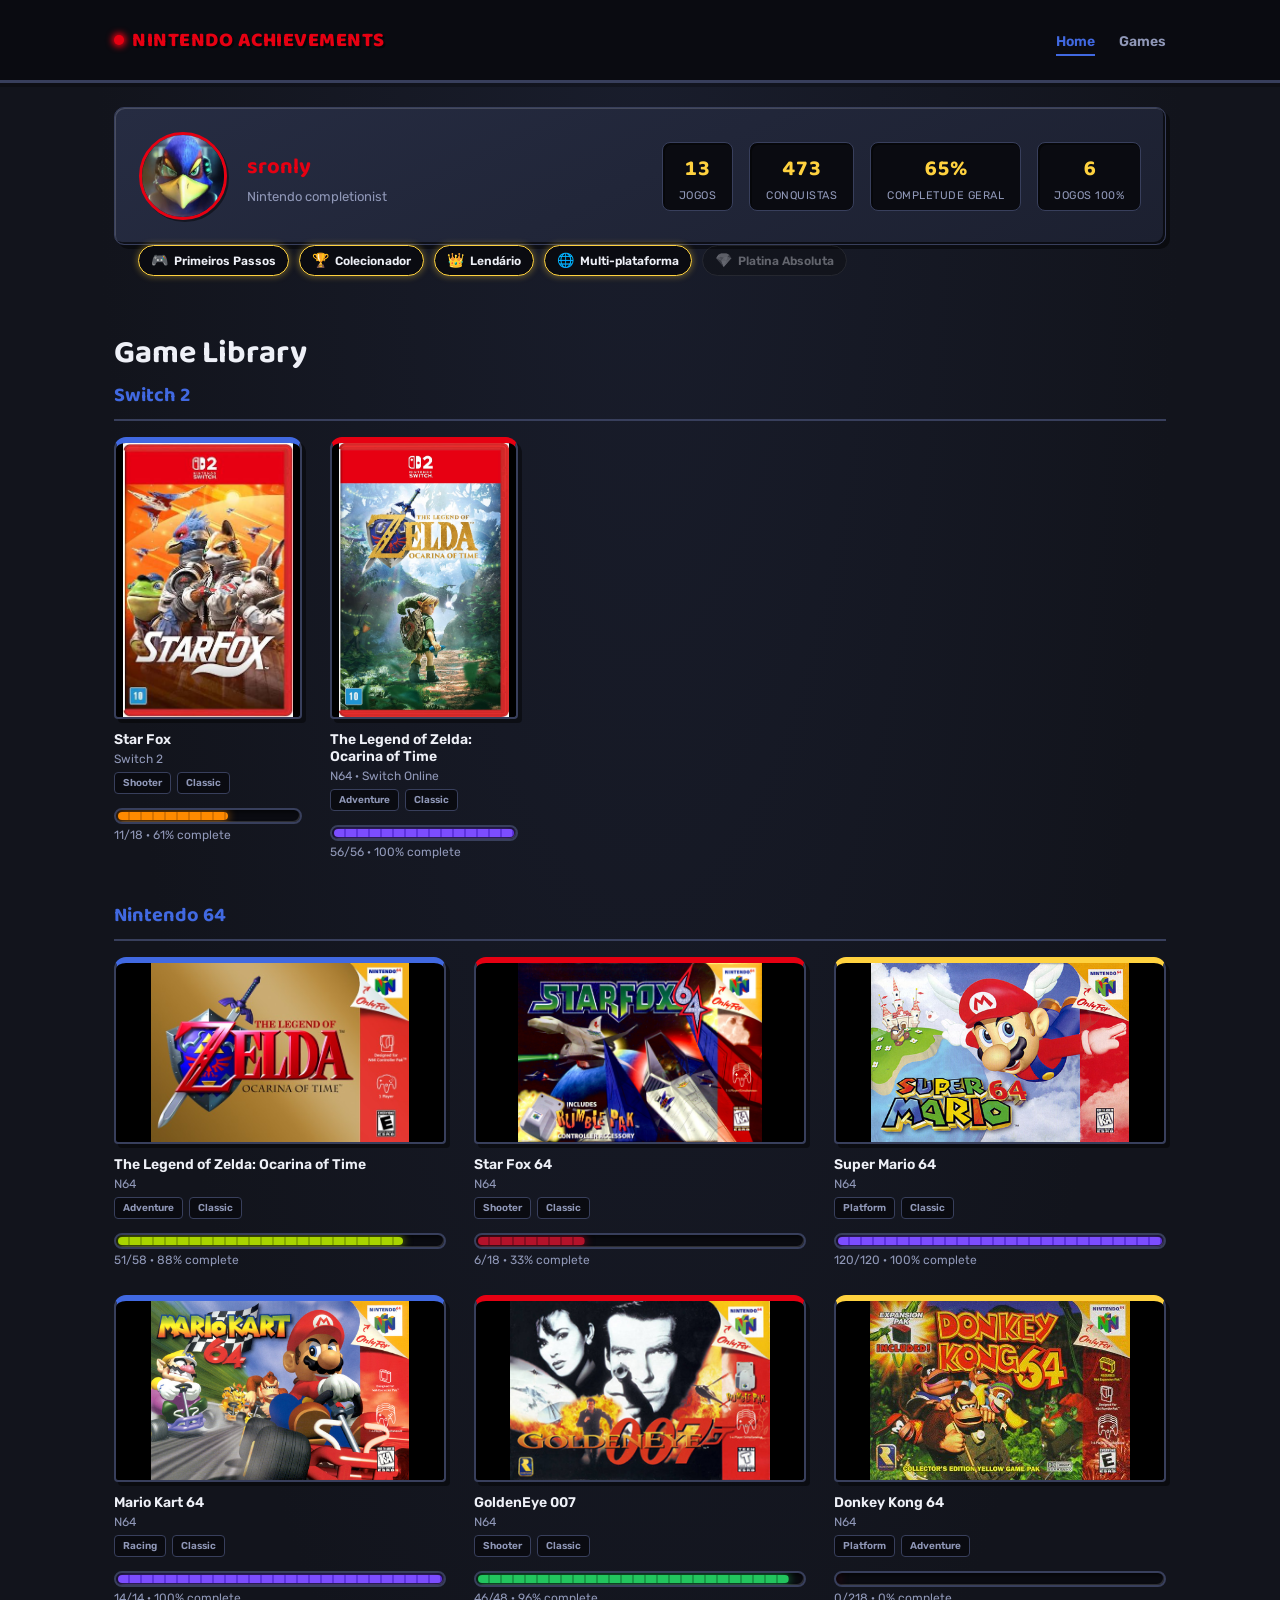
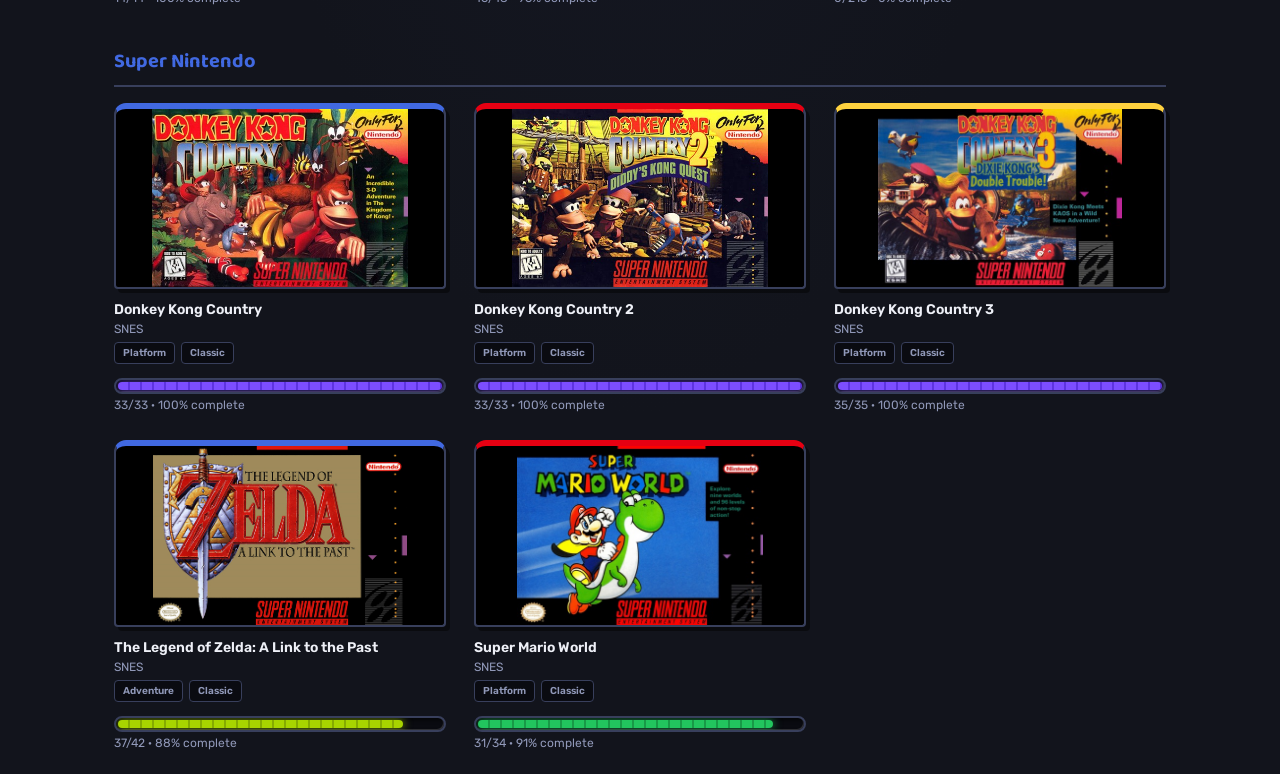
<file: index.html>
<!DOCTYPE html>
<html lang="en">
<head>
  <meta charset="UTF-8">
  <title>Nintendo Achievements</title>
  <link rel="preconnect" href="https://fonts.googleapis.com">
  <link rel="preconnect" href="https://fonts.gstatic.com" crossorigin>
  <link href="https://fonts.googleapis.com/css2?family=Baloo+2:wght@600;700;800&family=Rubik:wght@400;500;600;700&display=swap" rel="stylesheet">
  <link rel="stylesheet" href="assets/css/style.css">
</head>
<body>

  <header class="site-header">
    <div class="container header-content">
      <a href="index.html" class="site-logo">Nintendo Achievements</a>
      <nav class="main-nav">
        <a href="index.html" class="active">Home</a>
        <a href="games/index.html">Games</a>
      </nav>
    </div>
  </header>

  <main class="container">
    <section class="profile-section" id="profile-section">
      <div class="profile-card bevel-panel">
        <img id="profile-avatar" class="profile-avatar" alt="Profile avatar">
        <div class="profile-info">
          <h1 id="profile-gamertag">...</h1>
          <p class="profile-tagline">Nintendo completionist</p>
        </div>
        <div class="profile-stats">
          <div class="stat">
            <span class="stat-value" id="stat-games">0</span>
            <span class="stat-label">Jogos</span>
          </div>
          <div class="stat">
            <span class="stat-value" id="stat-achievements">0</span>
            <span class="stat-label">Conquistas</span>
          </div>
          <div class="stat">
            <span class="stat-value" id="stat-percent">0%</span>
            <span class="stat-label">Completude geral</span>
          </div>
          <div class="stat">
            <span class="stat-value" id="stat-completed">0</span>
            <span class="stat-label">Jogos 100%</span>
          </div>
        </div>
      </div>
      <div id="badge-list" class="badge-list"></div>
    </section>

    <h1>Game Library</h1>

    <div id="game-list"></div>
  </main>

  <script src="assets/js/markdown.js"></script>
  <script src="assets/js/progress-core.js"></script>
  <script src="assets/js/badges.js"></script>
  <script src="assets/js/main.js"></script>
</body>
</html>
</file>
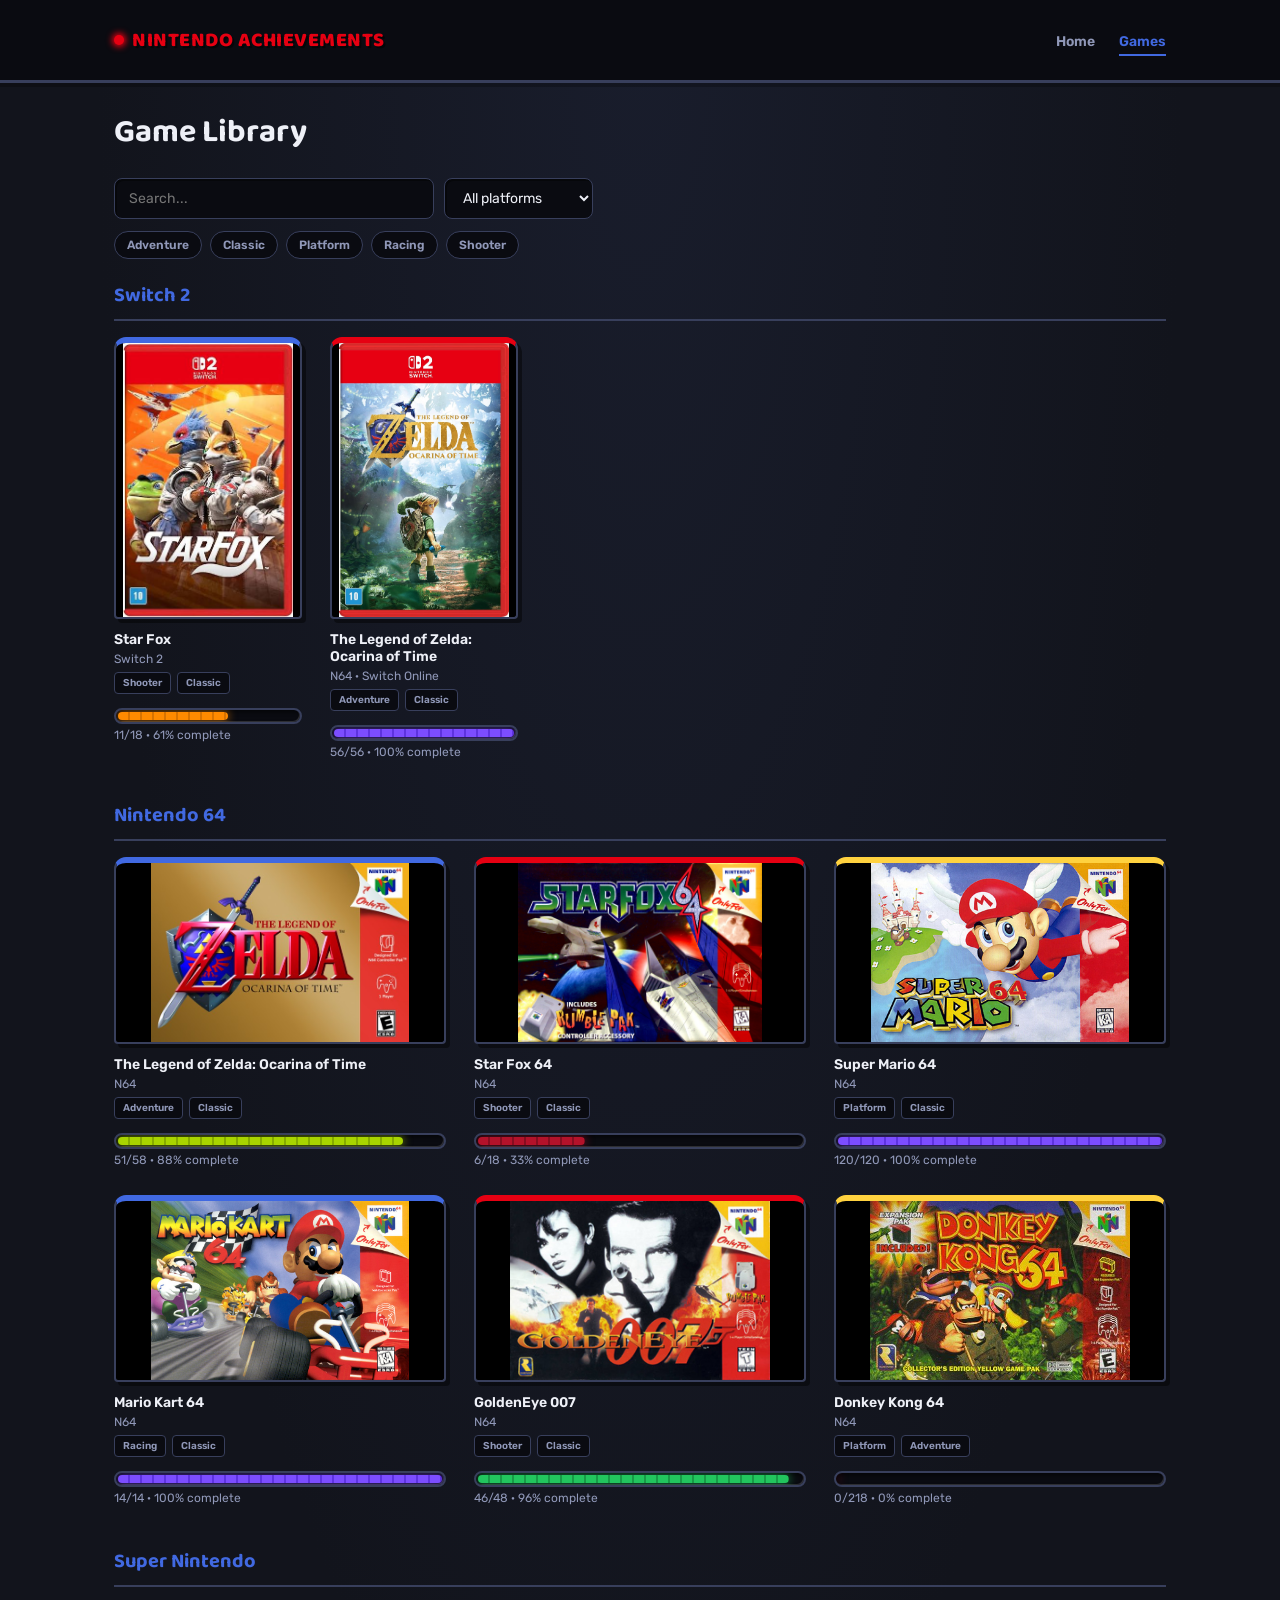
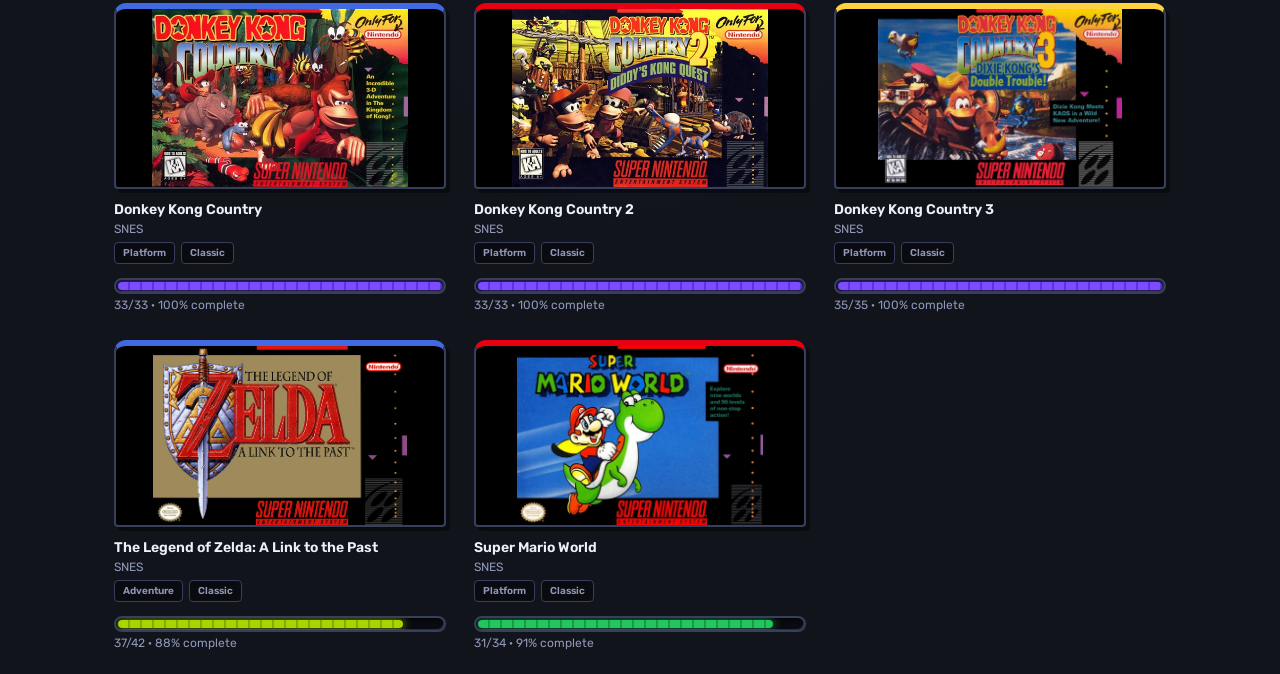
<file: games/index.html>
<!DOCTYPE html>

<html lang="en">
<head>
  <meta charset="UTF-8">
  <title>Games</title>
  <link rel="preconnect" href="https://fonts.googleapis.com">
  <link rel="preconnect" href="https://fonts.gstatic.com" crossorigin>
  <link href="https://fonts.googleapis.com/css2?family=Baloo+2:wght@600;700;800&family=Rubik:wght@400;500;600;700&display=swap" rel="stylesheet">
  <link rel="stylesheet" href="../assets/css/style.css">
</head>
<body>

  <header class="site-header">
    <div class="container header-content">
      <a href="../index.html" class="site-logo">Nintendo Achievements</a>
      <nav class="main-nav">
        <a href="../index.html">Home</a>
        <a href="index.html" class="active">Games</a>
      </nav>
    </div>
  </header>

<main class="container games-page">

  <h1>Game Library</h1>

  <div class="game-filters">
    <input type="search" id="game-search" placeholder="Search...">
    <select id="platform-filter"></select>
  </div>
  <div id="tag-filters" class="tag-filter-row"></div>

  <div id="game-list"></div>

</main>

<script src="../assets/js/markdown.js"></script>
<script src="../assets/js/progress-core.js"></script>
<script src="../assets/js/main.js"></script>

</body>
</html>
</file>
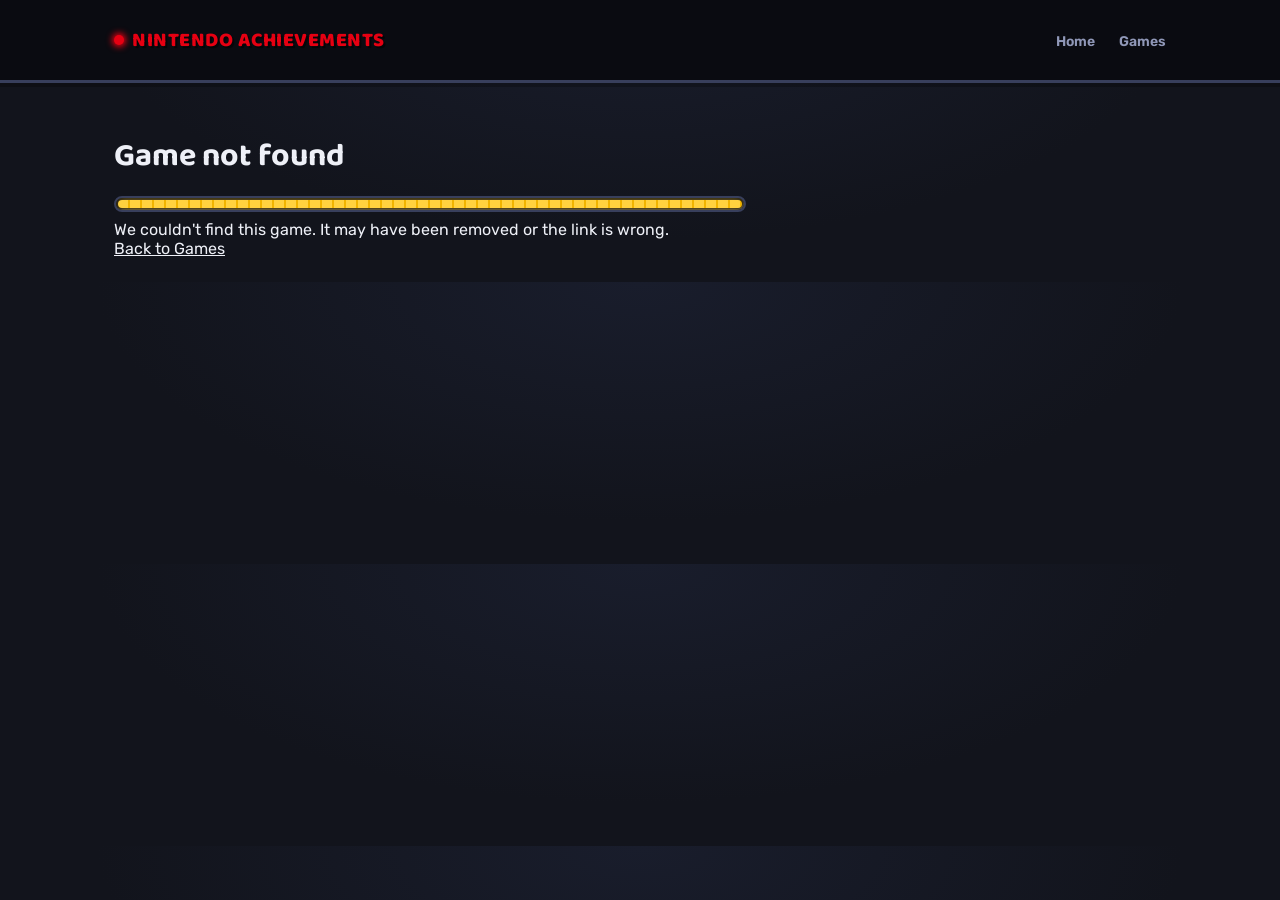
<file: games/game.html>
<!DOCTYPE html>
<html lang="en">
<head>
  <meta charset="UTF-8">
  <title>Game Details</title>
  <link rel="preconnect" href="https://fonts.googleapis.com">
  <link rel="preconnect" href="https://fonts.gstatic.com" crossorigin>
  <link href="https://fonts.googleapis.com/css2?family=Baloo+2:wght@600;700;800&family=Rubik:wght@400;500;600;700&display=swap" rel="stylesheet">
  <link rel="stylesheet" href="../assets/css/style.css">
</head>
<body>

  <header class="site-header">
    <div class="container header-content">
      <a href="../index.html" class="site-logo">Nintendo Achievements</a>
      <nav class="main-nav">
        <a href="../index.html">Home</a>
        <a href="index.html">Games</a>
      </nav>
    </div>
  </header>

  <main class="container game-two-column-layout">
    <div class="game-main-content">
      <div>
        <h1 id="game-title"></h1>
        <p id="game-meta"></p>
        <div class="progress-bar">
          <div id="progress-fill" class="progress-bar-fill"></div>
        </div>
        <p id="progress-text"></p>
      </div>

      <div id="game-container"></div>
    </div>

    <aside class="game-sidebar-right">
      <div class="game-cover-lg">
        <img id="game-cover" alt="Game Cover" class="game-cover-img">
      </div>
    </aside>
  </main>

  <script src="../assets/js/markdown.js"></script>
  <script src="../assets/js/progress-core.js"></script>
  <script src="../assets/js/main.js"></script>
  <script>
    const params = new URLSearchParams(window.location.search);
    loadGameById(params.get("id"));
  </script>

</body>
</html>
</file>
<file: assets/css/style.css>
/* ===================================
Nintendo Achievements — tema N64
Bisel 3D skeuomórfico, cartões-cartucho,
medidor de progresso estilo Ocarina of Time.
=================================== */

:root {
  --color-bg: #12141c;
  --color-bg-alt: #0a0b11;
  --color-panel: #1c2030;
  --color-panel-2: #262c42;
  --color-border: #383f5c;
  --color-text: #eef0f7;
  --color-text-muted: #9098b8;

  --color-accent: #E60012;   /* vermelho Nintendo / Star Fox */
  --color-accent-2: #4169E1; /* azul controle N64 */
  --color-accent-3: #ffd23f; /* amarelo N64, uso pontual */
  --color-danger: #ff4d4f;

  --bevel-light: rgba(255, 255, 255, 0.16);
  --bevel-dark: rgba(0, 0, 0, 0.6);

  --radius: 10px;
  --shadow: rgba(0, 0, 0, 0.4) 0px 10px 25px;
  --shadow-hard: 4px 4px 0 rgba(0, 0, 0, 0.45);
  --shadow-hard-sm: 2px 2px 0 rgba(0, 0, 0, 0.45);
}

/* Reset */
* {
  margin: 0;
  padding: 0;
  box-sizing: border-box;
}

body {
  background:
    radial-gradient(ellipse at top, #191d2c 0%, var(--color-bg) 60%);
  color: var(--color-text);
  font-family: "Rubik", system-ui, sans-serif;
}

h1, h2, .site-logo, .profile-info h1 {
  font-family: "Baloo 2", "Rubik", system-ui, sans-serif;
}

a {
  color: inherit;
}

/* Bisel 3D reutilizável — base de todo painel skeuomórfico */
.bevel-panel {
  background: linear-gradient(155deg, var(--color-panel-2), var(--color-panel));
  border: 1px solid var(--color-border);
  border-radius: var(--radius);
  box-shadow:
    inset 1px 1px 0 var(--bevel-light),
    inset -2px -2px 0 var(--bevel-dark),
    var(--shadow-hard);
}

/* Layout */
.container {
  max-width: 1100px;
  margin: 0 auto;
  padding: 24px;
}

/* Header */
.site-header {
  border-bottom: 3px solid var(--color-border);
  background: var(--color-bg-alt);
  box-shadow: 0 4px 0 rgba(0, 0, 0, 0.25);
}

.header-content {
  display: flex;
  justify-content: space-between;
  align-items: center;
}

.site-logo {
  display: flex;
  align-items: center;
  gap: 8px;
  font-weight: 800;
  font-size: 20px;
  color: var(--color-accent);
  text-transform: uppercase;
  letter-spacing: 0.5px;
  text-decoration: none;
  text-shadow: 2px 2px 0 rgba(0, 0, 0, 0.5);
}

.site-logo::before {
  content: "";
  width: 10px;
  height: 10px;
  border-radius: 50%;
  background: var(--color-accent);
  box-shadow: 0 0 6px 2px var(--color-accent);
}

.site-logo:hover {
  opacity: 0.85;
}

.main-nav a {
  margin-left: 20px;
  color: var(--color-text-muted);
  text-decoration: none;
  font-weight: 600;
  font-size: 14px;
  padding-bottom: 4px;
  border-bottom: 2px solid transparent;
  transition: color 0.15s, border-color 0.15s;
}

.main-nav a.active,
.main-nav a:hover {
  color: var(--color-accent-2);
  border-color: var(--color-accent-2);
}

/* ===================================
PROFILE (PÁGINA INICIAL)
=================================== */
.profile-section {
  margin-bottom: 32px;
}

.profile-card {
  display: flex;
  align-items: center;
  gap: 20px;
  padding: 24px;
}

.profile-avatar {
  width: 88px;
  height: 88px;
  border-radius: 50%;
  border: 3px solid var(--color-accent);
  box-shadow: inset 0 0 0 3px var(--color-bg-alt), var(--shadow-hard-sm);
  object-fit: cover;
  flex-shrink: 0;
}

.profile-info {
  flex: 1;
  min-width: 0;
}

.profile-info h1 {
  font-size: 22px;
  font-weight: 700;
  color: var(--color-accent);
}

.profile-tagline {
  margin-top: 4px;
  font-size: 13px;
  color: var(--color-text-muted);
}

.profile-stats {
  display: flex;
  gap: 16px;
  flex-shrink: 0;
}

.stat {
  text-align: center;
  background: var(--color-bg-alt);
  border: 1px solid var(--color-border);
  border-radius: 8px;
  padding: 8px 16px;
  box-shadow: inset 2px 2px 0 rgba(0, 0, 0, 0.4);
}

.stat-value {
  display: block;
  font-family: "Baloo 2", sans-serif;
  font-size: 22px;
  font-weight: 700;
  color: var(--color-accent-3);
  font-variant-numeric: tabular-nums;
}

.stat-label {
  display: block;
  margin-top: 2px;
  font-size: 11px;
  color: var(--color-text-muted);
  text-transform: uppercase;
  letter-spacing: 0.5px;
}

@media (max-width: 768px) {
  .profile-card {
    flex-wrap: wrap;
    gap: 16px;
  }
  .profile-stats {
    gap: 10px;
  }
  .stat-value {
    font-size: 18px;
  }
}

.badge-list {
  display: flex;
  flex-wrap: wrap;
  gap: 10px;
  padding: 0 24px 20px;
}

.badge {
  display: flex;
  align-items: center;
  gap: 6px;
  padding: 6px 12px;
  border-radius: 999px;
  border: 1px solid var(--color-border);
  background: var(--color-bg-alt);
  font-size: 12px;
  font-weight: 600;
}

.badge-icon {
  font-size: 14px;
}

.badge.is-locked {
  opacity: 0.35;
  filter: grayscale(1);
}

.badge.is-earned {
  border-color: var(--color-accent-3);
  color: var(--color-text);
  box-shadow: 0 0 6px 1px rgba(255, 210, 63, 0.35);
}

/* ===================================
GAME LIBRARY LIST (PÁGINA INTERNA)
=================================== */
.games-page h1 {
  margin-bottom: 20px;
}

.games-page #game-list {
  margin-top: 20px;
}

.game-filters {
  display: flex;
  flex-wrap: wrap;
  gap: 10px;
}

#game-search {
  width: 100%;
  max-width: 320px;
  padding: 10px 14px;
  background: var(--color-bg-alt);
  border: 1px solid var(--color-border);
  border-radius: 8px;
  color: var(--color-text);
  font-family: inherit;
  font-size: 14px;
  box-shadow: inset 2px 2px 0 rgba(0, 0, 0, 0.4);
}

#game-search:focus-visible,
#platform-filter:focus-visible {
  outline: 2px solid var(--color-accent-2);
  outline-offset: 2px;
}

#platform-filter {
  padding: 10px 14px;
  background: var(--color-bg-alt);
  border: 1px solid var(--color-border);
  border-radius: 8px;
  color: var(--color-text);
  font-family: inherit;
  font-size: 14px;
  box-shadow: inset 2px 2px 0 rgba(0, 0, 0, 0.4);
}

.tag-filter-row {
  display: flex;
  flex-wrap: wrap;
  gap: 8px;
  margin-top: 12px;
}

.tag-filter-chip {
  font-size: 12px;
  font-weight: 600;
  padding: 6px 12px;
  background: var(--color-bg-alt);
  border: 1px solid var(--color-border);
  border-radius: 999px;
  color: var(--color-text-muted);
  font-family: inherit;
  cursor: pointer;
  transition: background 0.15s ease, color 0.15s ease, border-color 0.15s ease;
}

.tag-filter-chip:hover {
  border-color: var(--color-accent-2);
  color: var(--color-text);
}

.tag-filter-chip.is-active {
  background: var(--color-accent-2);
  border-color: var(--color-accent-2);
  color: var(--color-text);
}

/* ===================================
GAME CARDS — CARTUCHO N64
=================================== */
.platform-section + .platform-section {
  margin-top: 40px;
}

.platform-section-title {
  font-size: 20px;
  margin-bottom: 16px;
  color: var(--color-accent-2);
  border-bottom: 2px solid var(--color-border);
  padding-bottom: 8px;
}

.game-card-grid {
  display: grid;
  grid-template-columns: repeat(auto-fill, minmax(180px, 1fr));
  gap: 28px;
}

.game-card-grid.cover-landscape {
  grid-template-columns: repeat(auto-fill, minmax(260px, 1fr));
}

.game-card {
  display: block;
  text-decoration: none;
  color: inherit;
}

.game-cover-wrapper {
  position: relative;
  width: 100%;
  aspect-ratio: 2 / 3;
  overflow: hidden;
  border-radius: 12px 12px 4px 4px;
  background: #000;
  border: 2px solid var(--color-border);
  border-top: 6px solid var(--color-accent-2);
  box-shadow: var(--shadow-hard);
  transition: transform 0.12s ease, box-shadow 0.12s ease;
}

.cover-landscape .game-cover-wrapper {
  aspect-ratio: 16 / 9;
}

.game-card:nth-child(3n+2) .game-cover-wrapper { border-top-color: var(--color-accent); }
.game-card:nth-child(3n) .game-cover-wrapper { border-top-color: var(--color-accent-3); }

.game-card:hover .game-cover-wrapper,
.game-card:focus-visible .game-cover-wrapper {
  transform: translate(3px, 3px);
  box-shadow: var(--shadow-hard-sm);
}

.game-card:focus-visible {
  outline: 2px solid var(--color-accent-3);
  outline-offset: 3px;
  border-radius: 12px;
}

.game-cover-img {
  width: 100%;
  height: 100%;
  object-fit: contain;
}

.game-cover-img,
.profile-avatar {
  opacity: 0;
  transition: opacity 0.15s ease;
}

.game-cover-img.is-loaded,
.profile-avatar.is-loaded {
  opacity: 1;
}

.game-card-content {
  margin-top: 12px;
}

.game-card h3 {
  font-size: 14px;
  font-weight: 600;
}

.game-card p {
  font-size: 12px;
  color: var(--color-text-muted);
  margin-top: 4px;
}

.game-tags {
  display: flex;
  gap: 6px;
  margin-top: 6px;
  flex-wrap: wrap;
}

.game-tag {
  font-size: 10px;
  font-weight: 600;
  padding: 4px 8px;
  background: var(--color-bg-alt);
  border-radius: 4px;
  color: var(--color-text-muted);
  border: 1px solid var(--color-border);
}

/* ===================================
GAME PAGE (DUAS COLUNAS COM IMAGEM FIXA)
=================================== */
.game-two-column-layout {
  display: grid;
  grid-template-columns: 1fr 380px;
  gap: 40px;
  align-items: start;
  margin-top: 24px;
}

.game-sidebar-right {
  position: sticky;
  top: 32px;
}

.game-cover-lg {
  width: 100%;
  aspect-ratio: 16 / 9;
  border-radius: var(--radius);
  background: #000;
  border: 2px solid var(--color-border);
  box-shadow: var(--shadow-hard);
  overflow: hidden;
}

.game-cover-lg img {
  width: 100%;
  height: 100%;
  object-fit: cover;
}

.game-meta {
  color: var(--color-text-muted);
  margin-top: 8px;
  font-size: 14px;
}

#game-title {
  font-size: 32px;
}

/* ===================================
PROGRESSO — MEDIDOR ESTILO OCARINA OF TIME
=================================== */
.progress-bar {
  height: 16px;
  background: var(--color-bg-alt);
  border-radius: 999px;
  overflow: hidden;
  margin-top: 14px;
  border: 2px solid var(--color-border);
  box-shadow: inset 2px 2px 4px rgba(0, 0, 0, 0.6), inset -1px -1px 0 var(--bevel-light);
  padding: 2px;
}

.progress-bar-fill {
  height: 100%;
  border-radius: 999px;
  background:
    repeating-linear-gradient(
      90deg,
      var(--grade-color, var(--color-accent-3)) 0px,
      var(--grade-color, var(--color-accent-3)) 10px,
      var(--grade-color-dark, #f0b400) 10px,
      var(--grade-color-dark, #f0b400) 12px
    );
  box-shadow: 0 0 8px 1px var(--grade-glow, rgba(255, 210, 63, 0.55));
  transition: width 0.35s ease, background 0.2s ease;
}

/* Grade bands mirroring PSNProfiles-style completion tiers.
   Hues are spaced ~45deg apart so adjacent grades never look alike. */
.progress-bar-fill[data-grade="s"] { --grade-color: #7C4DFF; --grade-color-dark: #5e33e0; --grade-glow: rgba(124, 77, 255, 0.55); }
.progress-bar-fill[data-grade="a"] { --grade-color: #22C55E; --grade-color-dark: #189a47; --grade-glow: rgba(34, 197, 94, 0.55); }
.progress-bar-fill[data-grade="b"] { --grade-color: #A8D400; --grade-color-dark: #86ab00; --grade-glow: rgba(168, 212, 0, 0.55); }
.progress-bar-fill[data-grade="c"] { --grade-color: #FFC400; --grade-color-dark: #d9a600; --grade-glow: rgba(255, 196, 0, 0.55); }
.progress-bar-fill[data-grade="d"] { --grade-color: #FF8A00; --grade-color-dark: #d97300; --grade-glow: rgba(255, 138, 0, 0.55); }
.progress-bar-fill[data-grade="e"] { --grade-color: #FF4D4D; --grade-color-dark: #d93a3a; --grade-glow: rgba(255, 77, 77, 0.55); }
.progress-bar-fill[data-grade="f"] { --grade-color: #B3122A; --grade-color-dark: #870d20; --grade-glow: rgba(179, 18, 42, 0.55); }

#progress-text {
  margin-top: 8px;
  font-size: 14px;
  font-weight: 700;
  font-family: "Baloo 2", sans-serif;
  color: var(--color-accent-3);
}

.checklist-section {
  margin-top: 32px;
}

.checklist-section h2 {
  margin-top: 28px;
  margin-bottom: 16px;
  font-size: 18px;
  font-weight: 600;
  color: var(--color-accent-2);
  border-bottom: 2px solid var(--color-border);
  padding-bottom: 8px;
}

.checklist {
  list-style: none;
}

.checklist li {
  margin-bottom: 12px;
  padding: 14px;
}

.checklist label {
  display: flex;
  align-items: flex-start;
  gap: 12px;
  cursor: pointer;
}

.checklist-content {
  display: flex;
  flex-direction: column;
  gap: 4px;
  font-weight: 600;
}

.checklist small {
  font-size: 13px;
  font-weight: 400;
  color: var(--color-text-muted);
}

/* Checkbox customizado — botão físico */
.checklist input[type="checkbox"] {
  appearance: none;
  -webkit-appearance: none;
  flex-shrink: 0;
  width: 24px;
  height: 24px;
  margin-top: 1px;
  border-radius: 5px;
  border: 2px solid var(--color-border);
  background: var(--color-bg-alt);
  box-shadow: inset 2px 2px 0 rgba(0, 0, 0, 0.55), inset -1px -1px 0 var(--bevel-light);
  cursor: pointer;
  position: relative;
  transition: background 0.15s, border-color 0.15s;
}

.checklist input[type="checkbox"]:checked {
  background: var(--color-accent-2);
  border-color: var(--color-accent-2);
  box-shadow: inset 2px 2px 0 rgba(0, 0, 0, 0.35);
}

.checklist input[type="checkbox"]:checked::after {
  content: "";
  position: absolute;
  left: 7px;
  top: 3px;
  width: 6px;
  height: 11px;
  border: solid #fff;
  border-width: 0 3px 3px 0;
  transform: rotate(45deg);
}

.checklist input[type="checkbox"]:focus-visible {
  outline: 2px solid var(--color-accent-3);
  outline-offset: 2px;
}

/* Botão de Reset */
.reset-button {
  margin-top: 32px;
  padding: 12px 22px;
  border: 2px solid var(--color-danger);
  border-radius: 8px;
  background: var(--color-bg-alt);
  color: var(--color-danger);
  cursor: pointer;
  font-family: "Baloo 2", sans-serif;
  font-weight: 600;
  letter-spacing: 0.3px;
  box-shadow: var(--shadow-hard-sm);
  transition: transform 0.1s ease, box-shadow 0.1s ease, background 0.15s, color 0.15s;
}

.reset-button:hover {
  background: var(--color-danger);
  color: #fff;
}

.reset-button:active {
  transform: translate(2px, 2px);
  box-shadow: none;
}

.reset-button:focus-visible {
  outline: 2px solid var(--color-accent-3);
  outline-offset: 2px;
}

/* Responsividade para telas menores (celulares) */
@media (max-width: 768px) {
  .game-two-column-layout {
    grid-template-columns: 1fr;
  }
  .game-sidebar-right {
    position: relative;
    top: 0;
    order: -1;
    max-width: 220px;
    margin-bottom: 24px;
  }
}

@media (max-width: 480px) {
  .site-logo {
    font-size: 15px;
  }
  .main-nav a {
    margin-left: 12px;
    font-size: 13px;
  }
}

@media (prefers-reduced-motion: reduce) {
  * {
    transition: none !important;
  }
}

.skeleton-block {
  background: linear-gradient(
    90deg,
    var(--color-bg-alt) 25%,
    var(--color-panel-2) 50%,
    var(--color-bg-alt) 75%
  );
  background-size: 200% 100%;
  animation: skeleton-shimmer 1.4s ease-in-out infinite;
  border-radius: 6px;
}

.game-card-skeleton .game-cover-wrapper.skeleton-block {
  border-radius: 12px 12px 4px 4px;
}

.skeleton-line {
  height: 14px;
  margin-top: 10px;
}

@keyframes skeleton-shimmer {
  0% { background-position: 200% 0; }
  100% { background-position: -200% 0; }
}

@media (prefers-reduced-motion: reduce) {
  .skeleton-block {
    animation: none;
  }
}
</file>
